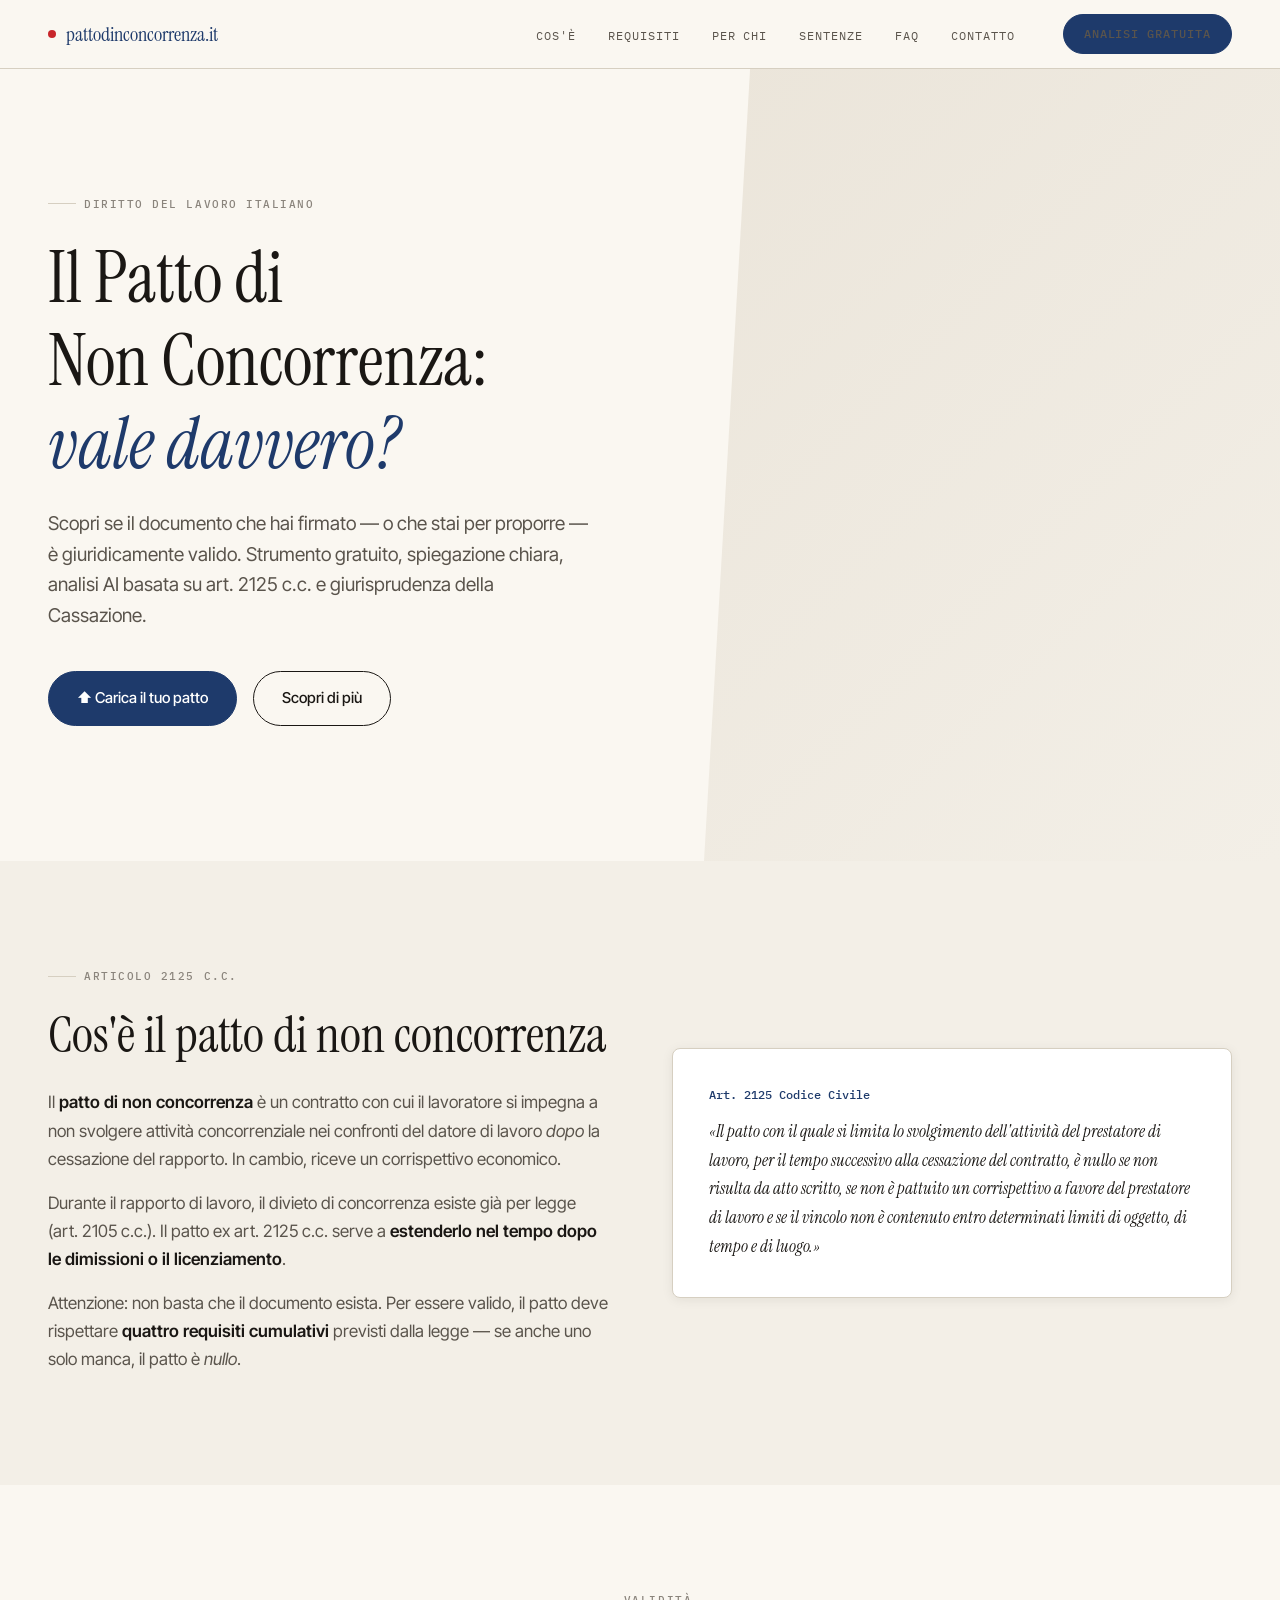
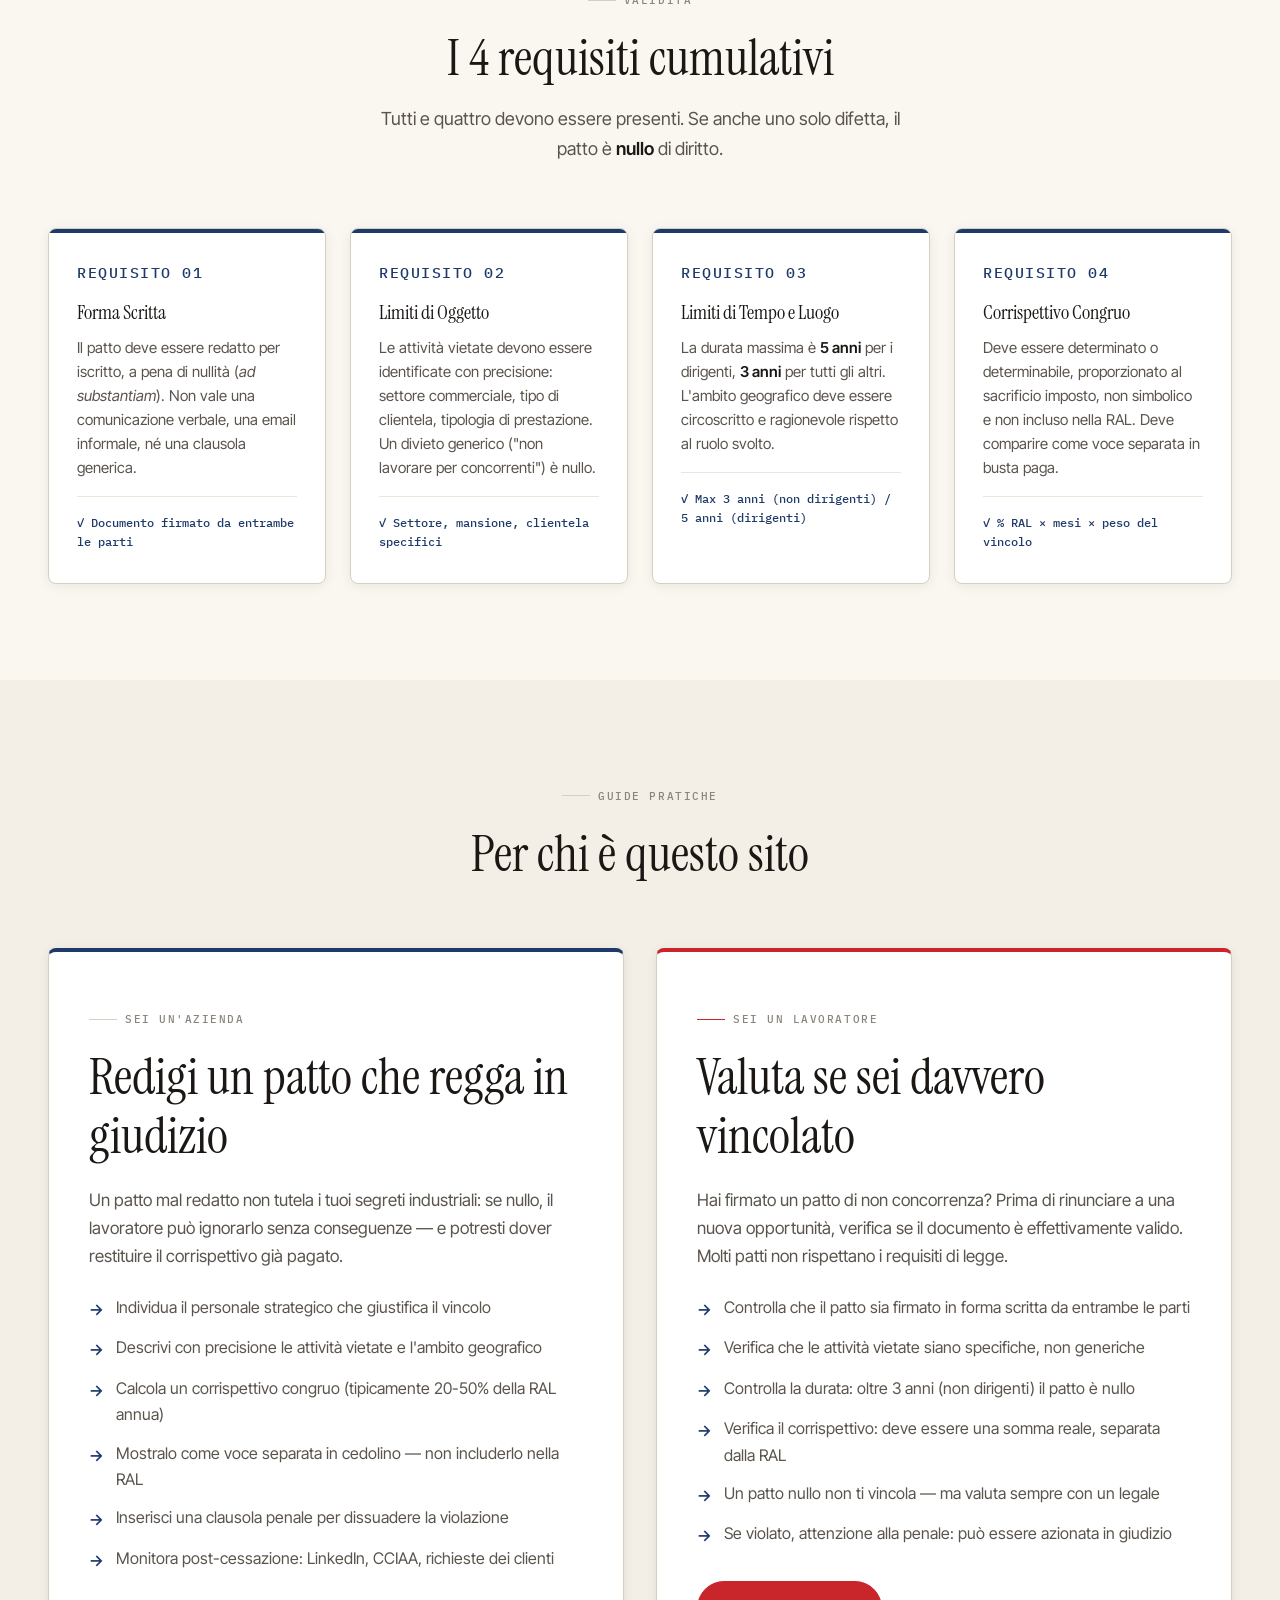
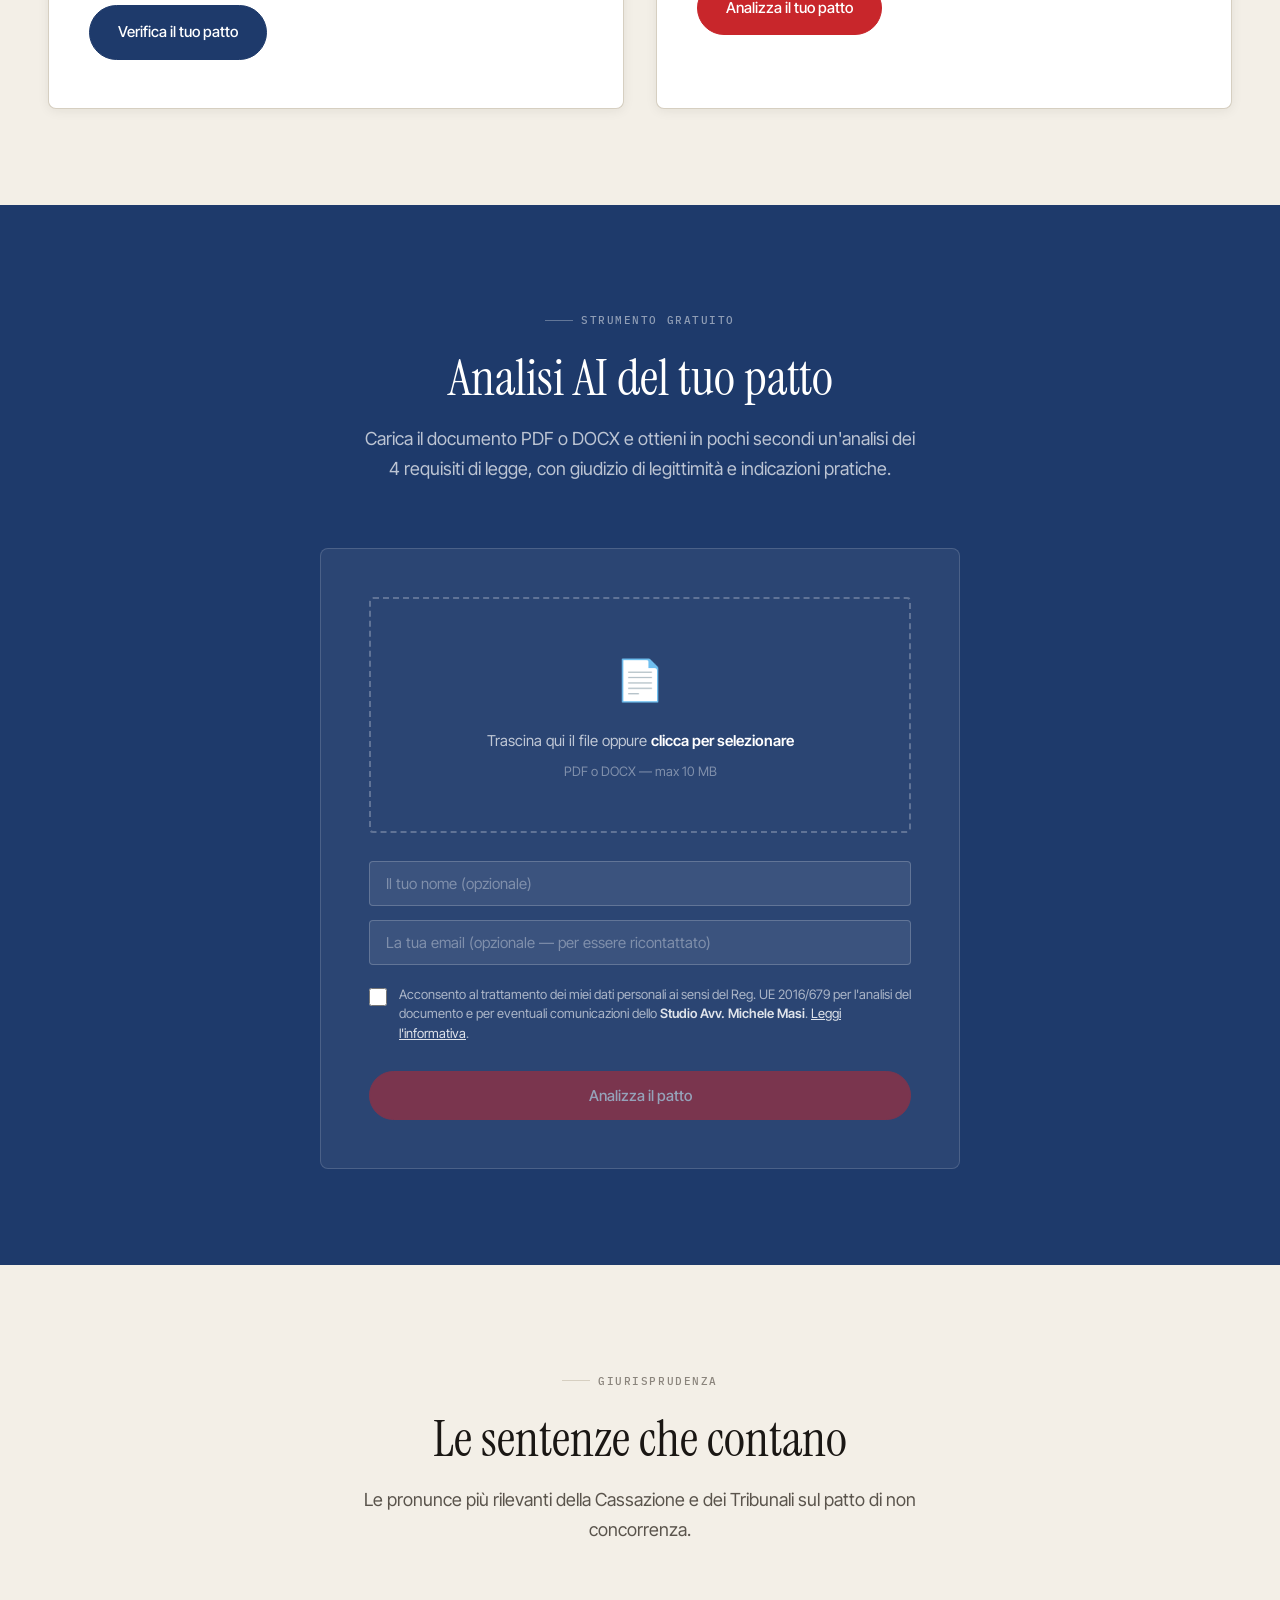
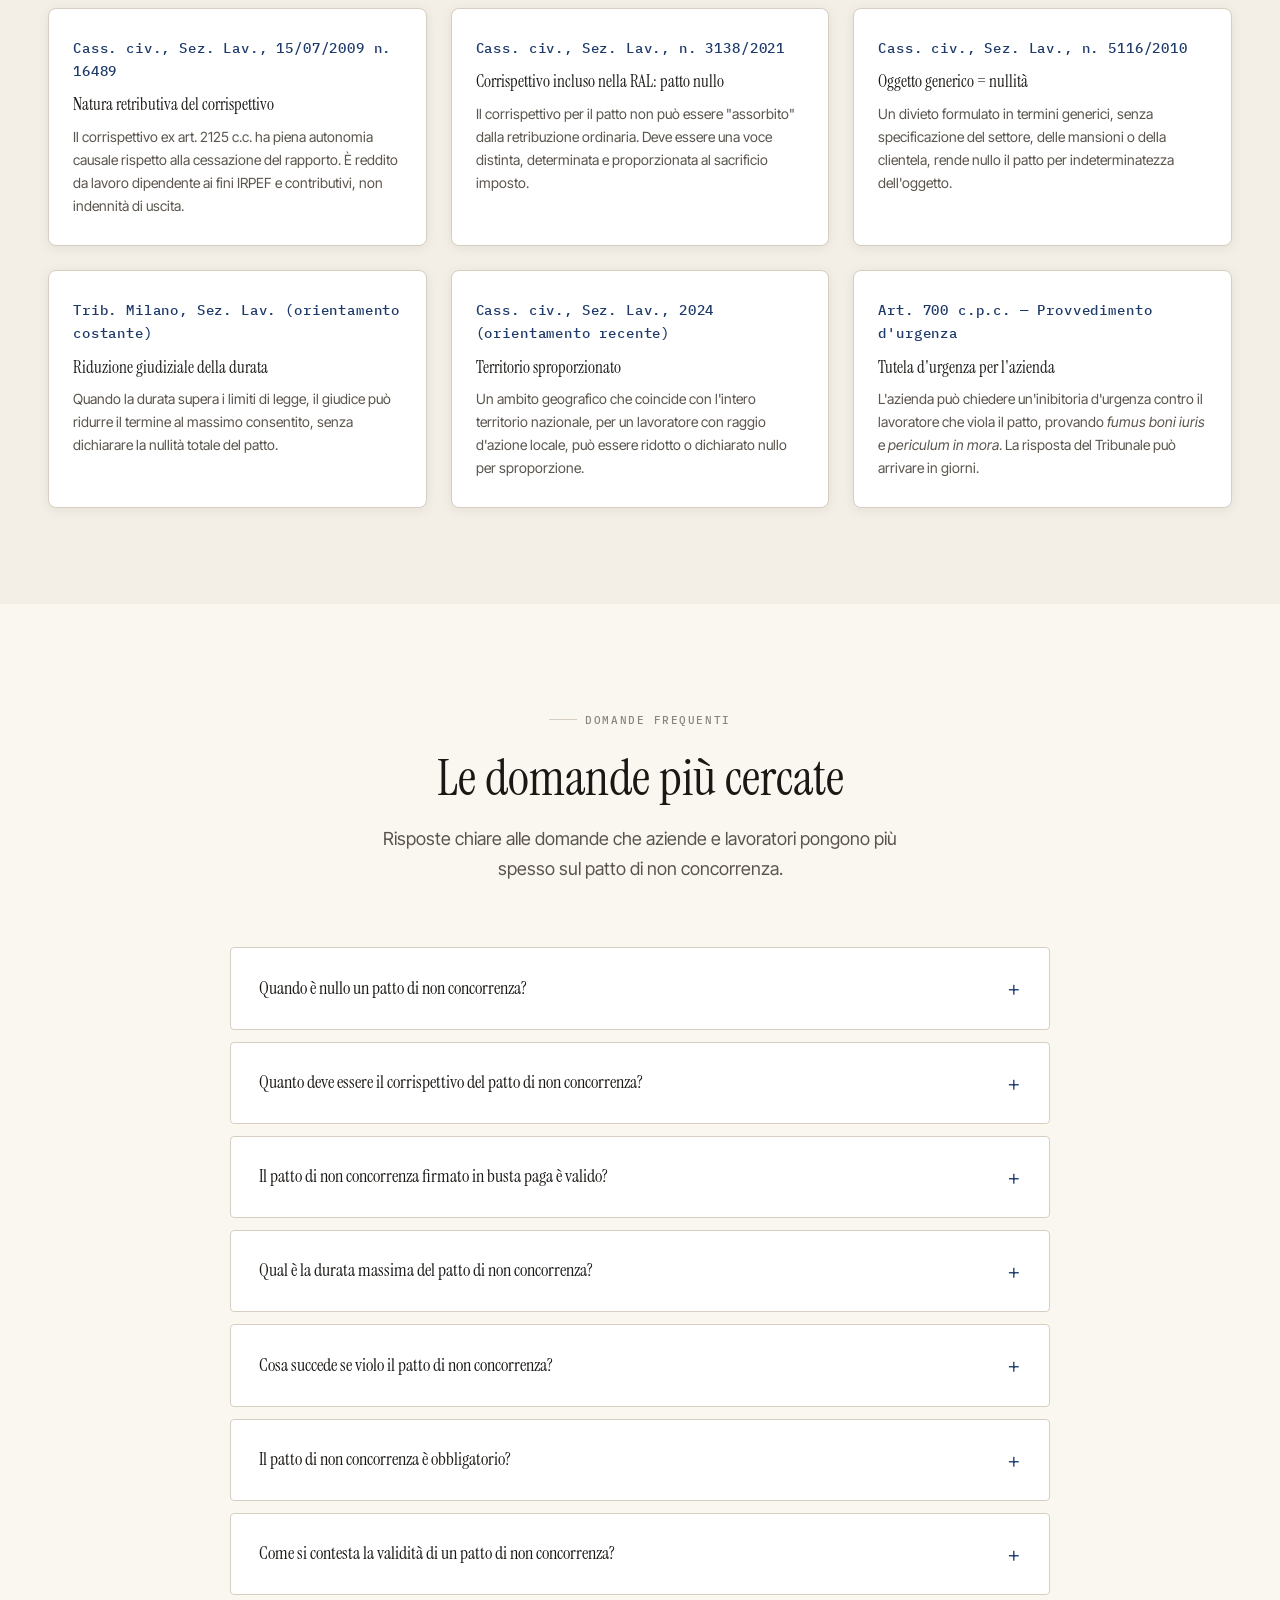
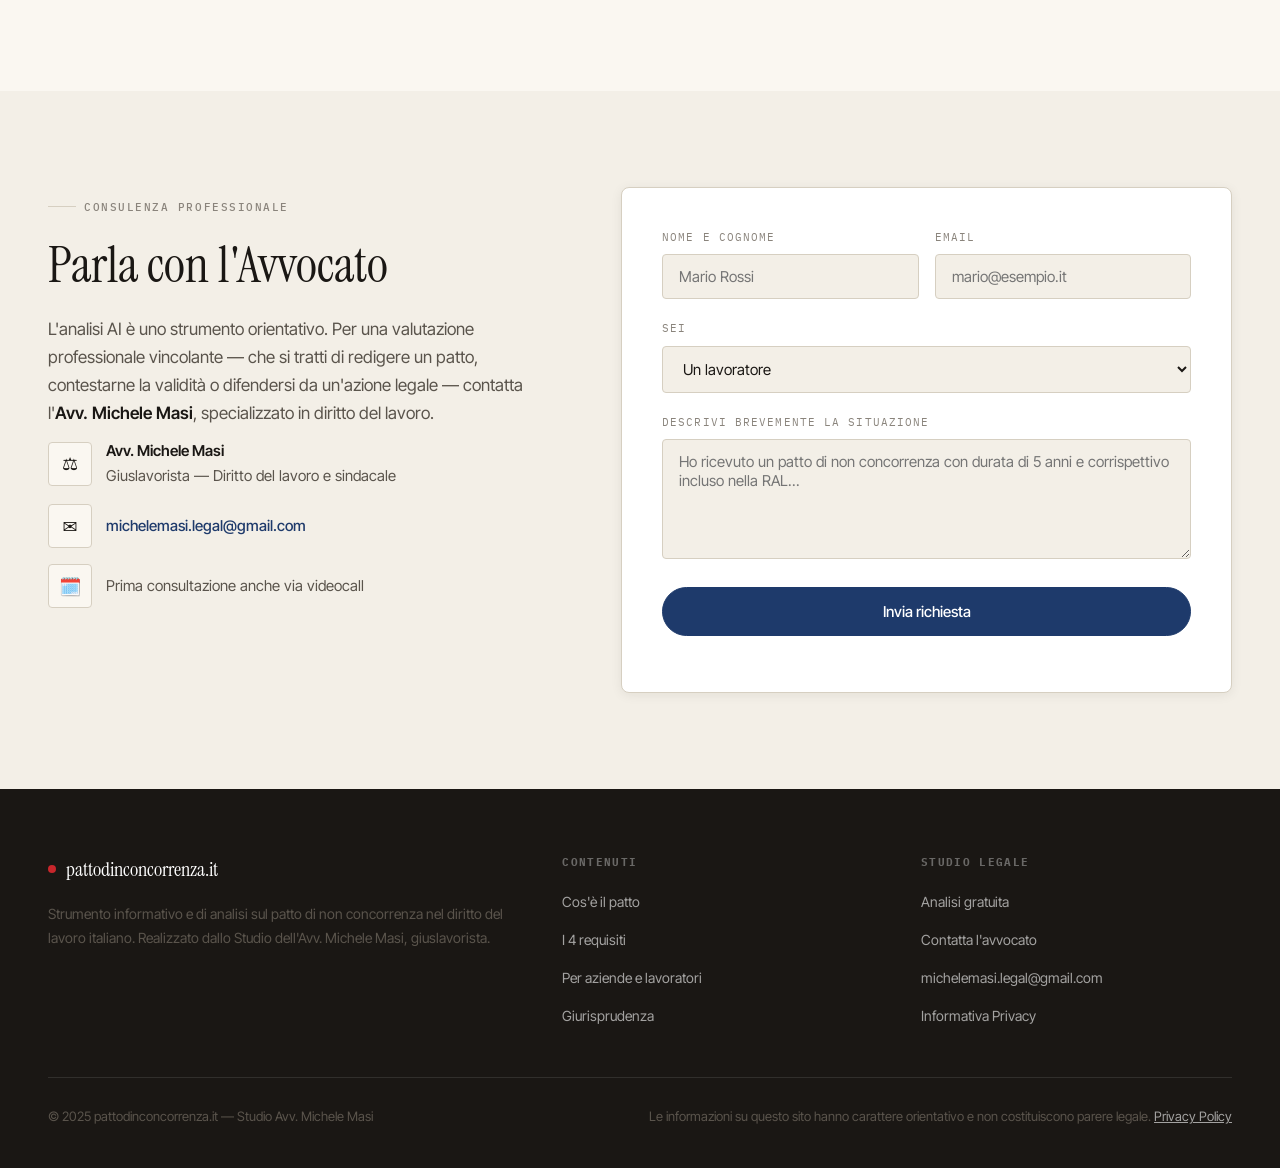
<file: frontend/index.html>
<!DOCTYPE html>
<html lang="it">
<head>
  <meta charset="UTF-8">
  <meta name="viewport" content="width=device-width, initial-scale=1.0">
  <title>Patto di Non Concorrenza — Validità, Requisiti e Analisi Gratuita | Avv. Michele Masi</title>
  <meta name="description" content="Il tuo patto di non concorrenza è valido? Scopri i 4 requisiti dell'art. 2125 c.c., analizza gratis il documento con l'AI e consulta l'Avv. Michele Masi, giuslavorista.">
  <meta name="keywords" content="patto di non concorrenza, art 2125 cc, validità patto non concorrenza, patto non concorrenza nullo, corrispettivo patto non concorrenza, avvocato giuslavorista, diritto del lavoro">
  <meta name="robots" content="index, follow">
  <meta name="author" content="Avv. Michele Masi">
  <link rel="canonical" href="https://www.pattodinonconcorrenza.it/">

  <!-- Open Graph -->
  <meta property="og:type" content="website">
  <meta property="og:url" content="https://www.pattodinonconcorrenza.it/">
  <meta property="og:title" content="Patto di Non Concorrenza — Validità e Analisi Gratuita">
  <meta property="og:description" content="Il patto di non concorrenza è valido? Analisi AI gratuita dei 4 requisiti art. 2125 c.c. Per aziende e lavoratori. Studio Avv. Michele Masi.">
  <meta property="og:site_name" content="pattodinconcorrenza.it">
  <meta property="og:locale" content="it_IT">

  <!-- Twitter Card -->
  <meta name="twitter:card" content="summary">
  <meta name="twitter:title" content="Patto di Non Concorrenza — Analisi Gratuita">
  <meta name="twitter:description" content="Verifica gratis la validità del tuo patto di non concorrenza. Art. 2125 c.c. spiegato chiaramente.">

  <!-- Schema.org: LegalService -->
  <script type="application/ld+json">
  {
    "@context": "https://schema.org",
    "@type": "LegalService",
    "name": "Studio Avv. Michele Masi — Patto di Non Concorrenza",
    "description": "Specializzato in patti di non concorrenza ex art. 2125 c.c. Analisi gratuita della validità del documento per aziende e lavoratori italiani.",
    "url": "https://www.pattodinonconcorrenza.it",
    "email": "michelemasi.legal@gmail.com",
    "founder": {
      "@type": "Person",
      "name": "Michele Masi",
      "jobTitle": "Avvocato Giuslavorista",
      "email": "michelemasi.legal@gmail.com"
    },
    "areaServed": {
      "@type": "Country",
      "name": "Italy"
    },
    "serviceType": "Diritto del Lavoro",
    "knowsAbout": [
      "Patto di non concorrenza",
      "Articolo 2125 Codice Civile",
      "Diritto del lavoro italiano",
      "Validità clausole contrattuali"
    ],
    "hasOfferCatalog": {
      "@type": "OfferCatalog",
      "name": "Servizi",
      "itemListElement": [
        {
          "@type": "Offer",
          "name": "Analisi AI gratuita del patto di non concorrenza",
          "price": "0",
          "priceCurrency": "EUR"
        },
        {
          "@type": "Offer",
          "name": "Consulenza professionale sul patto di non concorrenza"
        }
      ]
    }
  }
  </script>

  <!-- Schema.org: FAQPage (mostra le FAQ direttamente su Google) -->
  <script type="application/ld+json">
  {
    "@context": "https://schema.org",
    "@type": "FAQPage",
    "mainEntity": [
      {
        "@type": "Question",
        "name": "Quando è nullo un patto di non concorrenza?",
        "acceptedAnswer": {
          "@type": "Answer",
          "text": "Il patto di non concorrenza è nullo se manca anche uno solo dei 4 requisiti cumulativi previsti dall'art. 2125 c.c.: forma scritta, determinazione dell'oggetto, limiti di durata e territorio, corrispettivo adeguato e separato dalla retribuzione."
        }
      },
      {
        "@type": "Question",
        "name": "Quanto deve essere il corrispettivo del patto di non concorrenza?",
        "acceptedAnswer": {
          "@type": "Answer",
          "text": "Non esiste una percentuale fissa per legge, ma la giurisprudenza ritiene congruo un importo tra il 15% e il 35% della RAL annua, proporzionato alla durata del vincolo, all'ampiezza geografica e al sacrificio imposto al lavoratore. Un corrispettivo simbolico o incluso nella RAL rende il patto nullo."
        }
      },
      {
        "@type": "Question",
        "name": "Il patto di non concorrenza è obbligatorio?",
        "acceptedAnswer": {
          "@type": "Answer",
          "text": "No, il patto di non concorrenza non è obbligatorio: deve essere accettato volontariamente dal lavoratore. Tuttavia, il rifiuto di firmare può avere conseguenze sul rapporto di lavoro. Se firmato in condizioni di pressione indebita, la validità del consenso può essere contestata."
        }
      },
      {
        "@type": "Question",
        "name": "Cosa succede se violo il patto di non concorrenza?",
        "acceptedAnswer": {
          "@type": "Answer",
          "text": "Se il patto è valido e viene violato, l'azienda può agire in giudizio per ottenere il risarcimento del danno, applicare la penale contrattuale e richiedere un provvedimento cautelare d'urgenza (art. 700 c.p.c.) per inibirne l'attività concorrenziale. Se il patto è nullo, nessuna conseguenza."
        }
      },
      {
        "@type": "Question",
        "name": "Qual è la durata massima del patto di non concorrenza?",
        "acceptedAnswer": {
          "@type": "Answer",
          "text": "Ai sensi dell'art. 2125 c.c., la durata massima è di 3 anni per i lavoratori non dirigenti e di 5 anni per i dirigenti. Un patto con durata superiore non è automaticamente nullo: il giudice può ridurlo al limite di legge (nullità parziale)."
        }
      },
      {
        "@type": "Question",
        "name": "Il patto di non concorrenza firmato in busta paga è valido?",
        "acceptedAnswer": {
          "@type": "Answer",
          "text": "No. Il corrispettivo del patto di non concorrenza deve essere una voce distinta e separata dalla retribuzione ordinaria. Se è 'inglobato' nella RAL senza indicazione separata, il patto è nullo per mancanza di corrispettivo determinato, secondo costante giurisprudenza della Cassazione (Cass. n. 3138/2021)."
        }
      },
      {
        "@type": "Question",
        "name": "Come si contesta la validità di un patto di non concorrenza?",
        "acceptedAnswer": {
          "@type": "Answer",
          "text": "Il lavoratore può contestare il patto stragiudizialmente con una diffida all'azienda, oppure promuovere un giudizio davanti al Tribunale del lavoro per far dichiarare la nullità. È consigliabile un'analisi preventiva dei 4 requisiti di legge con un avvocato giuslavorista."
        }
      }
    ]
  }
  </script>

  <!-- Schema.org: WebSite -->
  <script type="application/ld+json">
  {
    "@context": "https://schema.org",
    "@type": "WebSite",
    "name": "pattodinconcorrenza.it",
    "url": "https://www.pattodinonconcorrenza.it",
    "description": "Guida al patto di non concorrenza in Italia: art. 2125 c.c., requisiti di validità, analisi AI gratuita, consulenza con l'Avv. Michele Masi.",
    "inLanguage": "it-IT",
    "publisher": {
      "@type": "Person",
      "name": "Michele Masi"
    }
  }
  </script>

  <link rel="stylesheet" href="style.css">
  <link rel="icon" href="data:image/svg+xml,<svg xmlns='http://www.w3.org/2000/svg' viewBox='0 0 32 32'><rect width='32' height='32' rx='6' fill='%231e3a6b'/><text x='50%' y='54%' dominant-baseline='middle' text-anchor='middle' font-size='18' fill='white'>⚖</text></svg>">
</head>
<body>

<!-- ── NAV ── -->
<nav id="nav">
  <div class="nav-inner">
    <a href="#" class="nav-logo">
      <span class="dot"></span>
      pattodinconcorrenza.it
    </a>
    <ul class="nav-links" id="nav-links">
      <li><a href="#cose">Cos'è</a></li>
      <li><a href="#requisiti">Requisiti</a></li>
      <li><a href="#aziende-lavoratori">Per chi</a></li>
      <li><a href="#giurisprudenza">Sentenze</a></li>
      <li><a href="#faq">FAQ</a></li>
      <li><a href="#contatto">Contatto</a></li>
      <li class="nav-cta"><a href="#analisi" class="btn btn-primary btn-sm">Analisi Gratuita</a></li>
    </ul>
    <div class="hamburger" id="hamburger" aria-label="Menu" role="button" tabindex="0">
      <span></span><span></span><span></span>
    </div>
  </div>
</nav>

<!-- ── HERO ── -->
<section id="hero">
  <div class="hero-content">
    <span class="label">Diritto del lavoro italiano</span>
    <h1>Il Patto di Non&nbsp;Concorrenza:<br><em>vale davvero?</em></h1>
    <p>Scopri se il documento che hai firmato — o che stai per proporre — è giuridicamente valido. Strumento gratuito, spiegazione chiara, analisi AI basata su art.&nbsp;2125&nbsp;c.c. e giurisprudenza della Cassazione.</p>
    <div class="hero-ctas">
      <a href="#analisi" class="btn btn-primary">⬆ Carica il tuo patto</a>
      <a href="#cose" class="btn btn-secondary">Scopri di più</a>
    </div>
  </div>
</section>

<!-- ── COS'È ── -->
<section id="cose">
  <div class="container">
    <div class="cose-grid">
      <div class="cose-text">
        <span class="label">Articolo 2125 c.c.</span>
        <h2>Cos'è il patto di non concorrenza</h2>
        <p>Il <strong>patto di non concorrenza</strong> è un contratto con cui il lavoratore si impegna a non svolgere attività concorrenziale nei confronti del datore di lavoro <em>dopo</em> la cessazione del rapporto. In cambio, riceve un corrispettivo economico.</p>
        <p>Durante il rapporto di lavoro, il divieto di concorrenza esiste già per legge (art.&nbsp;2105&nbsp;c.c.). Il patto ex art.&nbsp;2125&nbsp;c.c. serve a <strong>estenderlo nel tempo dopo le dimissioni o il licenziamento</strong>.</p>
        <p>Attenzione: non basta che il documento esista. Per essere valido, il patto deve rispettare <strong>quattro requisiti cumulativi</strong> previsti dalla legge — se anche uno solo manca, il patto è <em>nullo</em>.</p>
      </div>
      <div class="cose-box">
        <p class="art">Art. 2125 Codice Civile</p>
        <blockquote>«Il patto con il quale si limita lo svolgimento dell'attività del prestatore di lavoro, per il tempo successivo alla cessazione del contratto, è nullo se non risulta da atto scritto, se non è pattuito un corrispettivo a favore del prestatore di lavoro e se il vincolo non è contenuto entro determinati limiti di oggetto, di tempo e di luogo.»</blockquote>
      </div>
    </div>
  </div>
</section>

<!-- ── REQUISITI ── -->
<section id="requisiti">
  <div class="container">
    <div class="section-header">
      <span class="label">Validità</span>
      <h2>I 4 requisiti cumulativi</h2>
      <p>Tutti e quattro devono essere presenti. Se anche uno solo difetta, il patto è <strong>nullo</strong> di diritto.</p>
    </div>
    <div class="req-grid">
      <div class="req-card">
        <p class="req-num">Requisito 01</p>
        <h3>Forma Scritta</h3>
        <p>Il patto deve essere redatto per iscritto, a pena di nullità (<em>ad substantiam</em>). Non vale una comunicazione verbale, una email informale, né una clausola generica.</p>
        <p class="req-detail">✓ Documento firmato da entrambe le parti</p>
      </div>
      <div class="req-card">
        <p class="req-num">Requisito 02</p>
        <h3>Limiti di Oggetto</h3>
        <p>Le attività vietate devono essere identificate con precisione: settore commerciale, tipo di clientela, tipologia di prestazione. Un divieto generico ("non lavorare per concorrenti") è nullo.</p>
        <p class="req-detail">✓ Settore, mansione, clientela specifici</p>
      </div>
      <div class="req-card">
        <p class="req-num">Requisito 03</p>
        <h3>Limiti di Tempo e Luogo</h3>
        <p>La durata massima è <strong>5 anni</strong> per i dirigenti, <strong>3 anni</strong> per tutti gli altri. L'ambito geografico deve essere circoscritto e ragionevole rispetto al ruolo svolto.</p>
        <p class="req-detail">✓ Max 3 anni (non dirigenti) / 5 anni (dirigenti)</p>
      </div>
      <div class="req-card">
        <p class="req-num">Requisito 04</p>
        <h3>Corrispettivo Congruo</h3>
        <p>Deve essere determinato o determinabile, proporzionato al sacrificio imposto, non simbolico e non incluso nella RAL. Deve comparire come voce separata in busta paga.</p>
        <p class="req-detail">✓ % RAL × mesi × peso del vincolo</p>
      </div>
    </div>
  </div>
</section>

<!-- ── PER AZIENDE / LAVORATORI ── -->
<section id="aziende-lavoratori">
  <div class="container">
    <div class="section-header">
      <span class="label">Guide pratiche</span>
      <h2>Per chi è questo sito</h2>
    </div>
    <div class="dual-grid">
      <div class="dual-card company">
        <span class="label">Sei un'azienda</span>
        <h2>Redigi un patto che regga in giudizio</h2>
        <p>Un patto mal redatto non tutela i tuoi segreti industriali: se nullo, il lavoratore può ignorarlo senza conseguenze — e potresti dover restituire il corrispettivo già pagato.</p>
        <ul>
          <li>Individua il personale strategico che giustifica il vincolo</li>
          <li>Descrivi con precisione le attività vietate e l'ambito geografico</li>
          <li>Calcola un corrispettivo congruo (tipicamente 20-50% della RAL annua)</li>
          <li>Mostralo come voce separata in cedolino — non includerlo nella RAL</li>
          <li>Inserisci una clausola penale per dissuadere la violazione</li>
          <li>Monitora post-cessazione: LinkedIn, CCIAA, richieste dei clienti</li>
        </ul>
        <a href="#analisi" class="btn btn-primary">Verifica il tuo patto</a>
      </div>
      <div class="dual-card worker">
        <span class="label">Sei un lavoratore</span>
        <h2>Valuta se sei davvero vincolato</h2>
        <p>Hai firmato un patto di non concorrenza? Prima di rinunciare a una nuova opportunità, verifica se il documento è effettivamente valido. Molti patti non rispettano i requisiti di legge.</p>
        <ul>
          <li>Controlla che il patto sia firmato in forma scritta da entrambe le parti</li>
          <li>Verifica che le attività vietate siano specifiche, non generiche</li>
          <li>Controlla la durata: oltre 3 anni (non dirigenti) il patto è nullo</li>
          <li>Verifica il corrispettivo: deve essere una somma reale, separata dalla RAL</li>
          <li>Un patto nullo non ti vincola — ma valuta sempre con un legale</li>
          <li>Se violato, attenzione alla penale: può essere azionata in giudizio</li>
        </ul>
        <a href="#analisi" class="btn btn-red">Analizza il tuo patto</a>
      </div>
    </div>
  </div>
</section>

<!-- ── ANALISI AI ── -->
<section id="analisi">
  <div class="container">
    <div class="section-header">
      <span class="label">Strumento gratuito</span>
      <h2>Analisi AI del tuo patto</h2>
      <p>Carica il documento PDF o DOCX e ottieni in pochi secondi un'analisi dei 4 requisiti di legge, con giudizio di legittimità e indicazioni pratiche.</p>
    </div>

    <div class="upload-box">
      <div class="upload-drop-area" id="drop-area">
        <span class="icon">📄</span>
        <p>Trascina qui il file oppure <strong style="color:#fff;cursor:pointer" id="drop-click">clicca per selezionare</strong></p>
        <p class="sub">PDF o DOCX — max 10 MB</p>
      </div>
      <input type="file" class="upload-file-input" id="file-input" accept=".pdf,.docx,.doc">

      <div class="upload-selected" id="file-selected">
        <span>📎</span>
        <span id="file-name-display"></span>
      </div>

      <div class="upload-fields">
        <input type="text" id="user-name" placeholder="Il tuo nome (opzionale)">
        <input type="email" id="user-email" placeholder="La tua email (opzionale — per essere ricontattato)">
      </div>

      <div class="gdpr-row">
        <input type="checkbox" id="gdpr-cb">
        <label for="gdpr-cb">
          Acconsento al trattamento dei miei dati personali ai sensi del Reg. UE 2016/679 per l'analisi del documento e per eventuali comunicazioni dello <strong style="color:rgba(255,255,255,.85)">Studio Avv. Michele Masi</strong>. <a href="#" id="privacy-link">Leggi l'informativa</a>.
        </label>
      </div>

      <button class="btn btn-red" id="upload-btn" disabled>
        Analizza il patto
      </button>
      <p id="upload-error" style="color:#ef9a9a;font-size:13px;margin-top:12px;text-align:center;display:none"></p>
    </div>

    <div id="result-box">
      <!-- Populated by main.js -->
    </div>
  </div>
</section>

<!-- ── GIURISPRUDENZA ── -->
<section id="giurisprudenza">
  <div class="container">
    <div class="section-header">
      <span class="label">Giurisprudenza</span>
      <h2>Le sentenze che contano</h2>
      <p>Le pronunce più rilevanti della Cassazione e dei Tribunali sul patto di non concorrenza.</p>
    </div>
    <div class="sent-grid">
      <div class="sent-card">
        <p class="sent-ref">Cass. civ., Sez. Lav., 15/07/2009 n. 16489</p>
        <h3>Natura retributiva del corrispettivo</h3>
        <p>Il corrispettivo ex art. 2125 c.c. ha piena autonomia causale rispetto alla cessazione del rapporto. È reddito da lavoro dipendente ai fini IRPEF e contributivi, non indennità di uscita.</p>
      </div>
      <div class="sent-card">
        <p class="sent-ref">Cass. civ., Sez. Lav., n. 3138/2021</p>
        <h3>Corrispettivo incluso nella RAL: patto nullo</h3>
        <p>Il corrispettivo per il patto non può essere "assorbito" dalla retribuzione ordinaria. Deve essere una voce distinta, determinata e proporzionata al sacrificio imposto.</p>
      </div>
      <div class="sent-card">
        <p class="sent-ref">Cass. civ., Sez. Lav., n. 5116/2010</p>
        <h3>Oggetto generico = nullità</h3>
        <p>Un divieto formulato in termini generici, senza specificazione del settore, delle mansioni o della clientela, rende nullo il patto per indeterminatezza dell'oggetto.</p>
      </div>
      <div class="sent-card">
        <p class="sent-ref">Trib. Milano, Sez. Lav. (orientamento costante)</p>
        <h3>Riduzione giudiziale della durata</h3>
        <p>Quando la durata supera i limiti di legge, il giudice può ridurre il termine al massimo consentito, senza dichiarare la nullità totale del patto.</p>
      </div>
      <div class="sent-card">
        <p class="sent-ref">Cass. civ., Sez. Lav., 2024 (orientamento recente)</p>
        <h3>Territorio sproporzionato</h3>
        <p>Un ambito geografico che coincide con l'intero territorio nazionale, per un lavoratore con raggio d'azione locale, può essere ridotto o dichiarato nullo per sproporzione.</p>
      </div>
      <div class="sent-card">
        <p class="sent-ref">Art. 700 c.p.c. — Provvedimento d'urgenza</p>
        <h3>Tutela d'urgenza per l'azienda</h3>
        <p>L'azienda può chiedere un'inibitoria d'urgenza contro il lavoratore che viola il patto, provando <em>fumus boni iuris</em> e <em>periculum in mora</em>. La risposta del Tribunale può arrivare in giorni.</p>
      </div>
    </div>
  </div>
</section>

<!-- ── FAQ ── -->
<section id="faq">
  <div class="container">
    <div class="section-header">
      <span class="label">Domande frequenti</span>
      <h2>Le domande più cercate</h2>
      <p>Risposte chiare alle domande che aziende e lavoratori pongono più spesso sul patto di non concorrenza.</p>
    </div>
    <div class="faq-list">
      <details class="faq-item">
        <summary>Quando è nullo un patto di non concorrenza?</summary>
        <p>Il patto è nullo se manca anche uno solo dei 4 requisiti cumulativi dell'art. 2125 c.c.: <strong>forma scritta</strong>, <strong>determinazione dell'oggetto</strong>, <strong>limiti di durata e territorio</strong>, <strong>corrispettivo adeguato e separato</strong> dalla retribuzione. La nullità è rilevabile anche d'ufficio dal giudice.</p>
      </details>
      <details class="faq-item">
        <summary>Quanto deve essere il corrispettivo del patto di non concorrenza?</summary>
        <p>Non esiste una percentuale fissa per legge. La giurisprudenza considera congruo un importo tra il <strong>15% e il 35% della RAL annua</strong>, proporzionato alla durata, all'ambito geografico e al sacrificio imposto. Un corrispettivo simbolico o incluso nella RAL rende il patto nullo.</p>
      </details>
      <details class="faq-item">
        <summary>Il patto di non concorrenza firmato in busta paga è valido?</summary>
        <p>No. Il corrispettivo deve essere una voce <strong>distinta e separata</strong> dalla retribuzione ordinaria. Se inglobato nella RAL senza indicazione separata, il patto è nullo per mancanza di corrispettivo determinato (Cass. n. 3138/2021).</p>
      </details>
      <details class="faq-item">
        <summary>Qual è la durata massima del patto di non concorrenza?</summary>
        <p><strong>3 anni</strong> per i lavoratori non dirigenti, <strong>5 anni</strong> per i dirigenti. Un patto con durata superiore non è automaticamente totalmente nullo: il giudice può ridurlo al massimo consentito, mantenendo il resto valido.</p>
      </details>
      <details class="faq-item">
        <summary>Cosa succede se violo il patto di non concorrenza?</summary>
        <p>Se il patto è valido, l'azienda può: applicare la <strong>penale contrattuale</strong>, richiedere il <strong>risarcimento del danno</strong>, e ottenere un <strong>provvedimento d'urgenza</strong> ex art. 700 c.p.c. per inibirne l'attività. Se il patto è nullo, nessuna conseguenza.</p>
      </details>
      <details class="faq-item">
        <summary>Il patto di non concorrenza è obbligatorio?</summary>
        <p>No, deve essere <strong>accettato volontariamente</strong>. Tuttavia, il rifiuto di firmare può avere conseguenze nel rapporto di lavoro. Prima di rifiutare — o di firmare — è consigliabile una valutazione con un avvocato giuslavorista.</p>
      </details>
      <details class="faq-item">
        <summary>Come si contesta la validità di un patto di non concorrenza?</summary>
        <p>Il lavoratore può contestarlo <strong>stragiudizialmente</strong> con una diffida all'azienda, oppure promuovere un giudizio davanti al Tribunale del lavoro per far dichiarare la nullità. Prima di agire è indispensabile un'analisi dei 4 requisiti con un avvocato.</p>
      </details>
    </div>
  </div>
</section>

<!-- ── CONTATTO ── -->
<section id="contatto">
  <div class="container">
    <div class="contact-grid">
      <div class="contact-info">
        <span class="label">Consulenza professionale</span>
        <h2>Parla con l'Avvocato</h2>
        <p>L'analisi AI è uno strumento orientativo. Per una valutazione professionale vincolante — che si tratti di redigere un patto, contestarne la validità o difendersi da un'azione legale — contatta l'<strong>Avv. Michele Masi</strong>, specializzato in diritto del lavoro.</p>
        <div class="contact-detail">
          <div class="icon-box">⚖️</div>
          <p><strong>Avv. Michele Masi</strong><br>Giuslavorista — Diritto del lavoro e sindacale</p>
        </div>
        <div class="contact-detail">
          <div class="icon-box">✉️</div>
          <p><a href="mailto:michelemasi.legal@gmail.com" style="color:var(--navy);font-weight:500">michelemasi.legal@gmail.com</a></p>
        </div>
        <div class="contact-detail">
          <div class="icon-box">🗓️</div>
          <p>Prima consultazione anche via videocall</p>
        </div>
      </div>
      <div class="contact-form">
        <form id="contact-form">
          <div class="form-row">
            <div class="form-group">
              <label for="c-name">Nome e Cognome</label>
              <input type="text" id="c-name" name="name" required placeholder="Mario Rossi">
            </div>
            <div class="form-group">
              <label for="c-email">Email</label>
              <input type="email" id="c-email" name="email" required placeholder="mario@esempio.it">
            </div>
          </div>
          <div class="form-group">
            <label for="c-tipo">Sei</label>
            <select id="c-tipo" name="tipo">
              <option value="lavoratore">Un lavoratore</option>
              <option value="azienda">Un'azienda / HR</option>
              <option value="consulente">Un consulente / altro studio</option>
            </select>
          </div>
          <div class="form-group">
            <label for="c-messaggio">Descrivi brevemente la situazione</label>
            <textarea id="c-messaggio" name="messaggio" required placeholder="Ho ricevuto un patto di non concorrenza con durata di 5 anni e corrispettivo incluso nella RAL..."></textarea>
          </div>
          <button type="submit" class="btn btn-primary" id="contact-btn" style="width:100%;justify-content:center">
            Invia richiesta
          </button>
          <p id="contact-result"></p>
        </form>
      </div>
    </div>
  </div>
</section>

<!-- ── FOOTER ── -->
<footer>
  <div class="footer-inner">
    <div class="footer-top">
      <div class="footer-brand">
        <div class="nav-logo"><span class="dot"></span>pattodinconcorrenza.it</div>
        <p>Strumento informativo e di analisi sul patto di non concorrenza nel diritto del lavoro italiano. Realizzato dallo Studio dell'Avv. Michele Masi, giuslavorista.</p>
      </div>
      <div class="footer-col">
        <h4>Contenuti</h4>
        <ul>
          <li><a href="#cose">Cos'è il patto</a></li>
          <li><a href="#requisiti">I 4 requisiti</a></li>
          <li><a href="#aziende-lavoratori">Per aziende e lavoratori</a></li>
          <li><a href="#giurisprudenza">Giurisprudenza</a></li>
        </ul>
      </div>
      <div class="footer-col">
        <h4>Studio Legale</h4>
        <ul>
          <li><a href="#analisi">Analisi gratuita</a></li>
          <li><a href="#contatto">Contatta l'avvocato</a></li>
          <li><a href="mailto:michelemasi.legal@gmail.com">michelemasi.legal@gmail.com</a></li>
          <li><a href="#" id="footer-privacy-link">Informativa Privacy</a></li>
        </ul>
      </div>
    </div>
    <div class="footer-bottom">
      <p>© 2025 pattodinconcorrenza.it — Studio Avv. Michele Masi</p>
      <p>Le informazioni su questo sito hanno carattere orientativo e non costituiscono parere legale. <a href="#" id="footer-privacy-link2">Privacy Policy</a></p>
    </div>
  </div>
</footer>

<!-- ── PRIVACY MODAL ── -->
<div class="modal-overlay" id="privacy-modal">
  <div class="modal-box">
    <button class="modal-close" id="modal-close">×</button>
    <h2>Informativa Privacy</h2>
    <p><strong>Titolare del trattamento:</strong> Avv. Michele Masi — michelemasi.legal@gmail.com</p>
    <p><strong>Finalità del trattamento:</strong> I dati personali (nome, email) e il documento caricato vengono trattati esclusivamente per erogare il servizio di analisi AI e per consentire al Titolare di contattare l'utente ai fini di consulenza professionale.</p>
    <p><strong>Base giuridica:</strong> Consenso dell'interessato (art. 6.1.a GDPR), espresso mediante apposita checkbox prima dell'upload.</p>
    <p><strong>Conservazione dei dati:</strong> I dati e i documenti caricati sono conservati su server sicuri per un massimo di 12 mesi. L'utente può richiederne la cancellazione in qualsiasi momento.</p>
    <p><strong>Diritti dell'interessato:</strong> Accesso, rettifica, cancellazione, portabilità, opposizione. Richieste a: michelemasi.legal@gmail.com</p>
    <p><strong>Trasferimento dati:</strong> L'analisi del documento avviene tramite le API di Anthropic (Claude AI), con sede negli Stati Uniti. Il trasferimento avviene nel rispetto delle garanzie previste dal GDPR (art. 46).</p>
    <button class="btn btn-primary" id="modal-ok" style="margin-top:16px">Ho capito</button>
  </div>
</div>

<script src="main.js"></script>
</body>
</html>
</file>
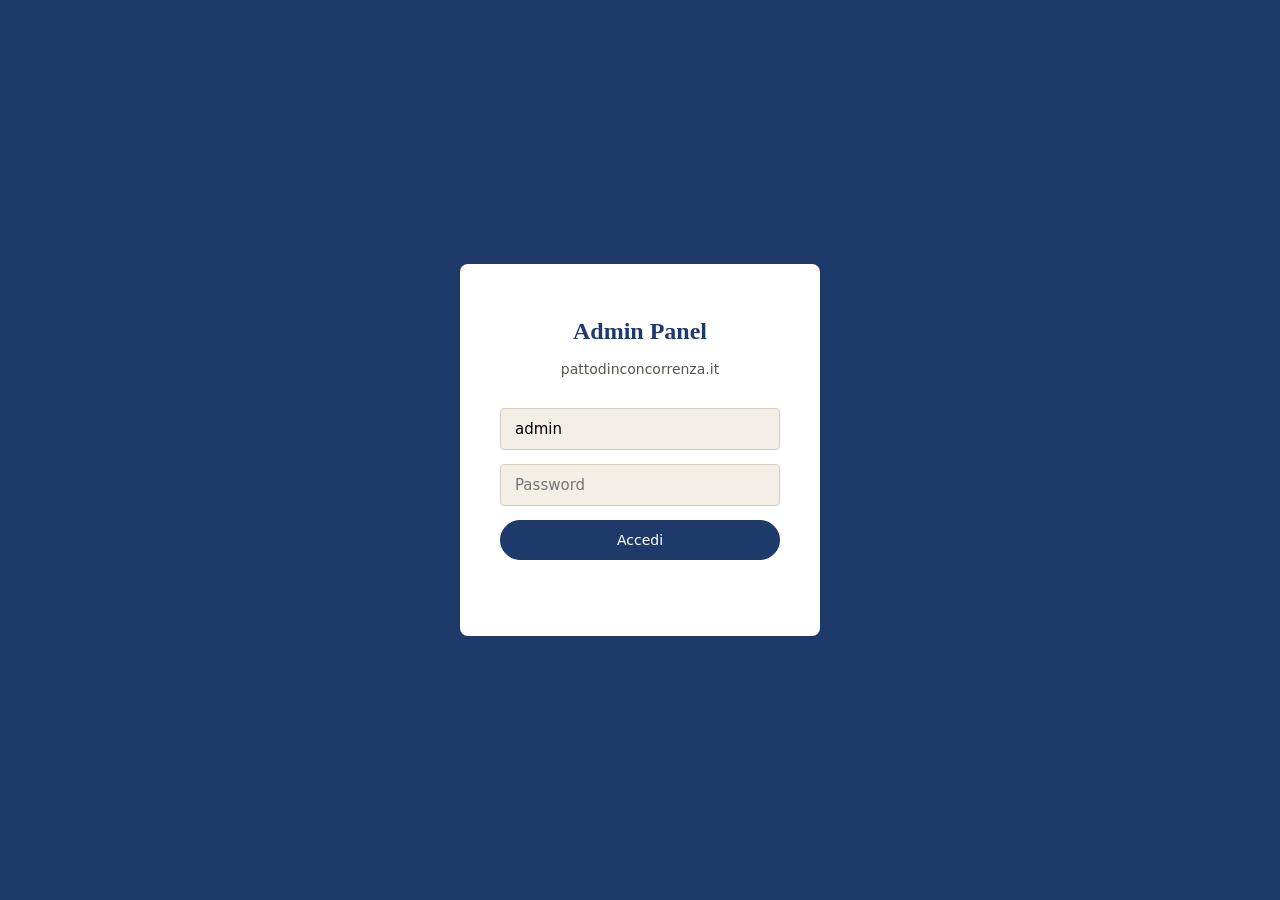
<file: frontend/admin.html>
<!DOCTYPE html>
<html lang="it">
<head>
  <meta charset="UTF-8">
  <meta name="viewport" content="width=device-width, initial-scale=1.0">
  <title>Admin — pattodinconcorrenza.it</title>
  <style>
    *, *::before, *::after { box-sizing: border-box; margin: 0; padding: 0; }
    :root {
      --bg: #f3efe7; --white: #fff; --navy: #1e3a6b; --navy-dark: #162c52;
      --red: #c8262b; --text: #1a1714; --text-mid: #5a544c; --text-light: #8a847c;
      --border: #d6cfc1; --border-light: #ebe5da; --bg-paper: #faf7f1;
      --font-body: 'Inter Tight', system-ui, sans-serif;
      --font-mono: 'IBM Plex Mono', monospace;
    }
    @import url('https://fonts.googleapis.com/css2?family=Instrument+Serif:ital@0;1&family=Inter+Tight:wght@300;400;500;600&family=IBM+Plex+Mono:wght@400;500&display=swap');
    body { font-family: var(--font-body); background: var(--bg); color: var(--text); font-size: 15px; line-height: 1.6; -webkit-font-smoothing: antialiased; }
    a { color: var(--navy); text-decoration: none; }
    a:hover { text-decoration: underline; }

    /* LOGIN */
    #login-screen {
      min-height: 100vh; display: flex; align-items: center; justify-content: center;
      background: var(--navy);
    }
    .login-box {
      background: var(--white); border-radius: 8px; padding: 48px 40px;
      width: 360px; text-align: center;
    }
    .login-box h1 { font-family: 'Instrument Serif', serif; font-size: 24px; color: var(--navy); margin-bottom: 8px; }
    .login-box p { color: var(--text-mid); font-size: 14px; margin-bottom: 28px; }
    .login-box input {
      width: 100%; padding: 11px 14px; border: 1px solid var(--border);
      border-radius: 4px; font-family: var(--font-body); font-size: 15px;
      margin-bottom: 14px; background: var(--bg);
    }
    .login-box input:focus { outline: none; border-color: var(--navy); }
    .btn { display: inline-flex; align-items: center; gap: 8px; font-family: var(--font-body); font-size: 14px; font-weight: 500; padding: 11px 22px; border-radius: 999px; border: 1.5px solid transparent; cursor: pointer; transition: all .2s; text-decoration: none; }
    .btn-navy { background: var(--navy); color: #fff; border-color: var(--navy); }
    .btn-navy:hover { background: var(--navy-dark); }
    .btn-sm { padding: 7px 14px; font-size: 13px; }
    .btn-ghost { background: transparent; color: var(--text); border-color: var(--border); }
    .btn-ghost:hover { background: var(--border); }
    .btn-danger { background: var(--red); color: #fff; border-color: var(--red); font-size: 12px; padding: 5px 12px; }
    .btn-danger:hover { opacity: .85; }
    #login-error { color: var(--red); font-size: 13px; margin-top: 10px; }
    #login-btn { width: 100%; justify-content: center; }

    /* MAIN LAYOUT */
    #admin-screen { display: none; }
    .admin-header {
      background: var(--navy); color: #fff; padding: 0 40px;
      display: flex; align-items: center; justify-content: space-between; height: 60px;
    }
    .admin-header h1 { font-family: 'Instrument Serif', serif; font-size: 18px; font-weight: 400; }
    .admin-body { max-width: 1200px; margin: 0 auto; padding: 40px; }

    /* TABS */
    .tabs { display: flex; gap: 4px; margin-bottom: 32px; border-bottom: 1px solid var(--border); }
    .tab { padding: 10px 22px; font-family: var(--font-mono); font-size: 12px; letter-spacing: .08em; text-transform: uppercase; cursor: pointer; border: none; background: none; color: var(--text-light); border-bottom: 2px solid transparent; margin-bottom: -1px; transition: all .2s; }
    .tab.active { color: var(--navy); border-bottom-color: var(--navy); font-weight: 500; }

    .tab-panel { display: none; }
    .tab-panel.active { display: block; }

    /* STATS */
    .stats { display: grid; grid-template-columns: repeat(4, 1fr); gap: 16px; margin-bottom: 32px; }
    .stat { background: var(--white); border: 1px solid var(--border); border-radius: 6px; padding: 20px 24px; }
    .stat-num { font-size: 28px; font-weight: 600; color: var(--navy); }
    .stat-label { font-family: var(--font-mono); font-size: 11px; color: var(--text-light); letter-spacing: .08em; text-transform: uppercase; margin-top: 4px; }

    /* TABLE */
    .table-wrap { background: var(--white); border: 1px solid var(--border); border-radius: 8px; overflow-x: auto; }
    table { width: 100%; border-collapse: collapse; }
    th { font-family: var(--font-mono); font-size: 11px; letter-spacing: .08em; text-transform: uppercase; color: var(--text-light); padding: 12px 16px; text-align: left; background: var(--bg-paper); border-bottom: 1px solid var(--border); }
    td { padding: 14px 16px; font-size: 14px; border-bottom: 1px solid var(--border-light); vertical-align: middle; }
    tr:last-child td { border-bottom: none; }
    tr:hover td { background: var(--bg-paper); }
    .badge { display: inline-flex; align-items: center; gap: 5px; padding: 3px 10px; border-radius: 999px; font-size: 12px; font-weight: 500; }
    .badge-valid { background: #e8f5e9; color: #2e7d32; }
    .badge-invalid { background: #ffebee; color: #c62828; }
    .badge-uncertain { background: #fff8e1; color: #f57f17; }

    /* KNOWLEDGE BASE */
    .kb-header { display: flex; align-items: center; justify-content: space-between; margin-bottom: 20px; }
    .kb-header h2 { font-family: 'Instrument Serif', serif; font-size: 22px; }
    .kb-drop {
      border: 2px dashed var(--border); border-radius: 6px; padding: 32px;
      text-align: center; margin-bottom: 24px; cursor: pointer; transition: .2s;
    }
    .kb-drop.drag-over { border-color: var(--navy); background: #e8edf5; }
    .kb-drop p { color: var(--text-mid); font-size: 14px; }
    #kb-file-input { display: none; }
    .kb-list { background: var(--white); border: 1px solid var(--border); border-radius: 8px; }
    .kb-item { display: flex; align-items: center; justify-content: space-between; padding: 14px 20px; border-bottom: 1px solid var(--border-light); }
    .kb-item:last-child { border-bottom: none; }
    .kb-item-name { display: flex; align-items: center; gap: 10px; font-size: 14px; }
    .kb-item-size { font-family: var(--font-mono); font-size: 12px; color: var(--text-light); margin-left: 8px; }
    #kb-status { font-size: 13px; margin-top: 12px; text-align: center; }

    .empty-state { text-align: center; padding: 48px; color: var(--text-light); }
    #loading { text-align: center; padding: 48px; color: var(--text-light); }

    @media (max-width: 768px) {
      .stats { grid-template-columns: repeat(2, 1fr); }
      .admin-body { padding: 20px; }
    }
  </style>
</head>
<body>

<!-- LOGIN -->
<div id="login-screen">
  <div class="login-box">
    <h1>Admin Panel</h1>
    <p>pattodinconcorrenza.it</p>
    <input type="text" id="login-user" placeholder="Username" value="admin">
    <input type="password" id="login-pass" placeholder="Password">
    <button class="btn btn-navy" id="login-btn">Accedi</button>
    <p id="login-error"></p>
  </div>
</div>

<!-- ADMIN -->
<div id="admin-screen">
  <div class="admin-header">
    <h1>⚖ Admin — pattodinconcorrenza.it</h1>
    <div style="display:flex;gap:12px;align-items:center">
      <a href="/" class="btn btn-ghost btn-sm" style="color:#fff;border-color:rgba(255,255,255,.3)">← Sito</a>
      <button class="btn btn-ghost btn-sm" id="logout-btn" style="color:#fff;border-color:rgba(255,255,255,.3)">Esci</button>
    </div>
  </div>

  <div class="admin-body">
    <div class="tabs">
      <button class="tab active" data-tab="patti">Patti Caricati</button>
      <button class="tab" data-tab="knowledge">Knowledge Base</button>
    </div>

    <!-- TAB: PATTI -->
    <div class="tab-panel active" id="tab-patti">
      <div class="stats" id="stats-row">
        <div class="stat"><div class="stat-num" id="st-total">—</div><div class="stat-label">Totale patti</div></div>
        <div class="stat"><div class="stat-num" id="st-valid" style="color:#2e7d32">—</div><div class="stat-label">Validi</div></div>
        <div class="stat"><div class="stat-num" id="st-invalid" style="color:var(--red)">—</div><div class="stat-label">Non validi</div></div>
        <div class="stat"><div class="stat-num" id="st-uncertain" style="color:#f57f17">—</div><div class="stat-label">Incerti</div></div>
      </div>
      <div id="loading">Caricamento…</div>
      <div class="table-wrap" id="patti-table" style="display:none">
        <table>
          <thead>
            <tr>
              <th>Data</th>
              <th>File</th>
              <th>Utente</th>
              <th>Email</th>
              <th>Esito AI</th>
              <th>Score</th>
              <th>Sintesi</th>
              <th>Download</th>
            </tr>
          </thead>
          <tbody id="patti-tbody"></tbody>
        </table>
      </div>
      <div class="empty-state" id="patti-empty" style="display:none">Nessun patto caricato ancora.</div>
    </div>

    <!-- TAB: KNOWLEDGE BASE -->
    <div class="tab-panel" id="tab-knowledge">
      <div class="kb-header">
        <h2>Documenti Knowledge Base</h2>
        <button class="btn btn-navy btn-sm" id="kb-upload-btn">+ Aggiungi documento</button>
      </div>
      <input type="file" id="kb-file-input" accept=".pdf,.docx,.doc,.txt,.md">

      <div class="kb-drop" id="kb-drop">
        <p>Trascina qui un documento (PDF, DOCX, TXT, MD) da aggiungere alla knowledge base dell'AI</p>
        <p style="font-size:13px;margin-top:8px;color:#aaa">oppure usa il pulsante sopra</p>
      </div>

      <div id="kb-loading" style="text-align:center;padding:32px;color:var(--text-light)">Caricamento…</div>
      <div class="kb-list" id="kb-list" style="display:none"></div>
      <div class="empty-state" id="kb-empty" style="display:none">Nessun documento nella knowledge base.</div>
      <p id="kb-status"></p>
    </div>
  </div>
</div>

<script>
let credentials = null;

function b64(u, p) { return btoa(u + ':' + p); }
function authHeader() { return 'Basic ' + credentials; }

/* ── LOGIN ─────────────────────────────────────────────────────────────── */
document.getElementById('login-btn').addEventListener('click', doLogin);
document.getElementById('login-pass').addEventListener('keydown', e => { if (e.key === 'Enter') doLogin(); });

async function doLogin() {
  const u = document.getElementById('login-user').value.trim();
  const p = document.getElementById('login-pass').value;
  const err = document.getElementById('login-error');
  err.textContent = '';
  const creds = b64(u, p);
  try {
    const res = await fetch('/api/admin', { headers: { Authorization: 'Basic ' + creds } });
    if (res.status === 401) { err.textContent = 'Credenziali non valide.'; return; }
    if (!res.ok) throw new Error('Errore ' + res.status);
    credentials = creds;
    document.getElementById('login-screen').style.display = 'none';
    document.getElementById('admin-screen').style.display = 'block';
    loadPatti(await res.json());
    loadKnowledge();
  } catch(e) { err.textContent = e.message; }
}

document.getElementById('logout-btn').addEventListener('click', () => {
  credentials = null;
  document.getElementById('admin-screen').style.display = 'none';
  document.getElementById('login-screen').style.display = 'flex';
  document.getElementById('login-pass').value = '';
});

/* ── TABS ───────────────────────────────────────────────────────────────── */
document.querySelectorAll('.tab').forEach(tab => {
  tab.addEventListener('click', () => {
    document.querySelectorAll('.tab').forEach(t => t.classList.remove('active'));
    document.querySelectorAll('.tab-panel').forEach(p => p.classList.remove('active'));
    tab.classList.add('active');
    document.getElementById('tab-' + tab.dataset.tab).classList.add('active');
  });
});

/* ── PATTI ──────────────────────────────────────────────────────────────── */
function loadPatti(data) {
  const records = data.records || [];
  document.getElementById('loading').style.display = 'none';

  const counts = { valid: 0, invalid: 0, uncertain: 0 };
  records.forEach(r => {
    if (r.valido === true) counts.valid++;
    else if (r.valido === false) counts.invalid++;
    else counts.uncertain++;
  });
  document.getElementById('st-total').textContent = records.length;
  document.getElementById('st-valid').textContent = counts.valid;
  document.getElementById('st-invalid').textContent = counts.invalid;
  document.getElementById('st-uncertain').textContent = counts.uncertain;

  if (records.length === 0) { document.getElementById('patti-empty').style.display = 'block'; return; }
  document.getElementById('patti-table').style.display = 'block';

  const tbody = document.getElementById('patti-tbody');
  tbody.innerHTML = records.map(r => {
    const dt = new Date(r.uploaded_at).toLocaleString('it-IT');
    const badge = r.valido === true
      ? '<span class="badge badge-valid">✓ Valido</span>'
      : r.valido === false
        ? '<span class="badge badge-invalid">✗ Non valido</span>'
        : '<span class="badge badge-uncertain">? Incerto</span>';
    const sintesi = (r.sintesi || '').substring(0, 100) + (r.sintesi && r.sintesi.length > 100 ? '…' : '');
    return `<tr>
      <td><span style="font-family:var(--font-mono);font-size:12px">${dt}</span></td>
      <td><strong>${r.filename || ''}</strong></td>
      <td>${r.user_name || '<span style="color:var(--text-light)">—</span>'}</td>
      <td>${r.user_email ? `<a href="mailto:${r.user_email}">${r.user_email}</a>` : '<span style="color:var(--text-light)">—</span>'}</td>
      <td>${badge}</td>
      <td><span style="font-family:var(--font-mono);font-size:13px">${r.punteggio ?? '—'}/100</span></td>
      <td style="font-size:13px;color:var(--text-mid);max-width:220px">${sintesi}</td>
      <td><a href="${r.download_url}" class="btn btn-navy btn-sm" download>↓ Scarica</a></td>
    </tr>`;
  }).join('');
}

/* ── KNOWLEDGE BASE ─────────────────────────────────────────────────────── */
async function loadKnowledge() {
  document.getElementById('kb-loading').style.display = 'block';
  document.getElementById('kb-list').style.display = 'none';
  document.getElementById('kb-empty').style.display = 'none';
  try {
    const res = await fetch('/api/admin/knowledge', { headers: { Authorization: authHeader() } });
    const data = await res.json();
    renderKnowledge(data.files || []);
  } catch(e) { document.getElementById('kb-status').textContent = 'Errore caricamento knowledge base.'; }
  document.getElementById('kb-loading').style.display = 'none';
}

function renderKnowledge(files) {
  if (files.length === 0) { document.getElementById('kb-empty').style.display = 'block'; return; }
  document.getElementById('kb-list').style.display = 'block';
  document.getElementById('kb-list').innerHTML = files.map(f => `
    <div class="kb-item" id="kb-${CSS.escape(f.name)}">
      <div class="kb-item-name">
        <span>${fileIcon(f.name)}</span>
        <span>${f.name}</span>
        <span class="kb-item-size">${f.size_kb} KB</span>
      </div>
      <button class="btn btn-danger" onclick="deleteKb('${f.name.replace(/'/g, "\\'")}')">Elimina</button>
    </div>`).join('');
}

function fileIcon(name) {
  if (name.endsWith('.pdf')) return '📄';
  if (name.endsWith('.docx') || name.endsWith('.doc')) return '📝';
  return '📋';
}

async function deleteKb(filename) {
  if (!confirm(`Eliminare "${filename}" dalla knowledge base?`)) return;
  const status = document.getElementById('kb-status');
  try {
    const res = await fetch('/api/admin/knowledge/' + encodeURIComponent(filename), {
      method: 'DELETE',
      headers: { Authorization: authHeader() }
    });
    if (!res.ok) throw new Error('Errore ' + res.status);
    status.style.color = '#2e7d32';
    status.textContent = `"${filename}" eliminato.`;
    loadKnowledge();
  } catch(e) { status.style.color = 'var(--red)'; status.textContent = e.message; }
}

async function uploadKb(file) {
  const status = document.getElementById('kb-status');
  status.style.color = 'var(--navy)';
  status.textContent = `Caricamento "${file.name}"…`;
  const fd = new FormData();
  fd.append('file', file);
  try {
    const res = await fetch('/api/admin/knowledge', {
      method: 'POST',
      headers: { Authorization: authHeader() },
      body: fd
    });
    if (!res.ok) { const d = await res.json(); throw new Error(d.detail || 'Errore upload'); }
    status.style.color = '#2e7d32';
    status.textContent = `"${file.name}" aggiunto alla knowledge base.`;
    loadKnowledge();
  } catch(e) { status.style.color = 'var(--red)'; status.textContent = e.message; }
}

document.getElementById('kb-upload-btn').addEventListener('click', () => document.getElementById('kb-file-input').click());
document.getElementById('kb-file-input').addEventListener('change', e => { if (e.target.files[0]) uploadKb(e.target.files[0]); e.target.value = ''; });

const kbDrop = document.getElementById('kb-drop');
kbDrop.addEventListener('dragover', e => { e.preventDefault(); kbDrop.classList.add('drag-over'); });
kbDrop.addEventListener('dragleave', () => kbDrop.classList.remove('drag-over'));
kbDrop.addEventListener('drop', e => { e.preventDefault(); kbDrop.classList.remove('drag-over'); if (e.dataTransfer.files[0]) uploadKb(e.dataTransfer.files[0]); });
kbDrop.addEventListener('click', () => document.getElementById('kb-file-input').click());
</script>
</body>
</html>
</file>
<file: frontend/style.css>
@import url('https://fonts.googleapis.com/css2?family=Instrument+Serif:ital@0;1&family=Inter+Tight:wght@300;400;500;600&family=IBM+Plex+Mono:wght@400;500&display=swap');

*, *::before, *::after { box-sizing: border-box; margin: 0; padding: 0; }

:root {
  --bg:       #f3efe7;
  --bg-paper: #faf7f1;
  --text:     #1a1714;
  --text-mid: #5a544c;
  --text-light:#8a847c;
  --navy:     #1e3a6b;
  --navy-dark:#162c52;
  --red:      #c8262b;
  --red-dark: #9d1d22;
  --border:   #d6cfc1;
  --border-light: #ebe5da;
  --white:    #ffffff;

  --font-serif: 'Instrument Serif', Georgia, serif;
  --font-body:  'Inter Tight', system-ui, sans-serif;
  --font-mono:  'IBM Plex Mono', 'Courier New', monospace;

  --radius-sm: 4px;
  --radius-md: 8px;
  --radius-pill: 999px;

  --shadow-card: 0 2px 12px rgba(26,23,20,.07);
  --shadow-hover: 0 6px 24px rgba(26,23,20,.12);

  --max-w: 1280px;
  --pad-x: 48px;
}

html { scroll-behavior: smooth; }
body { background: var(--bg); color: var(--text); font-family: var(--font-body); font-size: 17px; line-height: 1.65; -webkit-font-smoothing: antialiased; }

/* ── TYPOGRAPHY ── */
h1, h2, h3 { font-family: var(--font-serif); font-weight: 400; line-height: 1.15; }
h1 { font-size: clamp(40px, 6vw, 72px); }
h2 { font-size: clamp(32px, 4vw, 52px); }
h3 { font-size: clamp(22px, 2.4vw, 30px); }
p { color: var(--text-mid); }
strong { color: var(--text); font-weight: 600; }
a { color: inherit; text-decoration: none; }

.label {
  font-family: var(--font-mono);
  font-size: 11px;
  font-weight: 500;
  letter-spacing: .14em;
  text-transform: uppercase;
  color: var(--text-light);
  display: inline-flex;
  align-items: center;
  gap: 8px;
}
.label::before { content: ''; display: block; width: 28px; height: 1px; background: var(--border); }

/* ── LAYOUT ── */
.container { max-width: var(--max-w); margin: 0 auto; padding: 0 var(--pad-x); }

/* ── BUTTONS ── */
.btn {
  display: inline-flex; align-items: center; gap: 8px;
  font-family: var(--font-body); font-size: 15px; font-weight: 500;
  padding: 14px 28px; border-radius: var(--radius-pill);
  border: 1.5px solid transparent;
  cursor: pointer; transition: all .2s ease;
  text-decoration: none; white-space: nowrap;
}
.btn-primary {
  background: var(--navy); color: var(--white);
  border-color: var(--navy);
}
.btn-primary:hover { background: var(--navy-dark); border-color: var(--navy-dark); transform: translateY(-1px); }
.btn-secondary {
  background: transparent; color: var(--text);
  border-color: var(--text);
}
.btn-secondary:hover { background: var(--text); color: var(--white); transform: translateY(-1px); }
.btn-red { background: var(--red); color: var(--white); border-color: var(--red); }
.btn-red:hover { background: var(--red-dark); border-color: var(--red-dark); transform: translateY(-1px); }
.btn:disabled { opacity: .5; cursor: not-allowed; transform: none !important; }
.btn-sm { padding: 9px 20px; font-size: 13px; }

/* ── NAV ── */
#nav {
  position: sticky; top: 0; z-index: 100;
  background: var(--bg-paper);
  border-bottom: 1px solid var(--border);
  backdrop-filter: blur(8px);
}
.nav-inner {
  display: flex; align-items: center; justify-content: space-between;
  padding: 0 var(--pad-x); height: 68px;
}
.nav-logo {
  font-family: var(--font-serif); font-size: 20px; color: var(--navy);
  display: flex; align-items: center; gap: 10px;
}
.nav-logo .dot { width: 8px; height: 8px; border-radius: 50%; background: var(--red); flex-shrink: 0; }
.nav-links {
  display: flex; align-items: center; gap: 32px;
  list-style: none;
}
.nav-links a {
  font-family: var(--font-mono); font-size: 12px; letter-spacing: .08em;
  text-transform: uppercase; color: var(--text-mid);
  transition: color .2s;
}
.nav-links a:hover { color: var(--navy); }
.nav-cta { margin-left: 16px; }
.hamburger { display: none; flex-direction: column; gap: 5px; cursor: pointer; padding: 8px; }
.hamburger span { display: block; width: 22px; height: 2px; background: var(--text); border-radius: 2px; transition: .3s; }

/* ── HERO ── */
#hero {
  min-height: 88vh; display: flex; align-items: center;
  padding: 80px var(--pad-x) 100px;
  position: relative; overflow: hidden;
}
#hero::before {
  content: ''; position: absolute; top: 0; right: 0;
  width: 45%; height: 100%;
  background: linear-gradient(135deg, var(--border-light) 0%, var(--bg) 100%);
  clip-path: polygon(8% 0, 100% 0, 100% 100%, 0 100%);
  z-index: 0;
}
.hero-content { position: relative; z-index: 1; max-width: 660px; }
.hero-content .label { margin-bottom: 24px; }
.hero-content h1 { margin-bottom: 24px; color: var(--text); }
.hero-content h1 em { font-style: italic; color: var(--navy); }
.hero-content p { font-size: 19px; line-height: 1.6; margin-bottom: 40px; max-width: 540px; }
.hero-ctas { display: flex; gap: 16px; flex-wrap: wrap; }

/* ── SECTIONS ── */
section { padding: 96px 0; }
section:nth-child(even) { background: var(--bg-paper); }
.section-header { text-align: center; margin-bottom: 64px; }
.section-header .label { justify-content: center; margin-bottom: 20px; }
.section-header p { max-width: 560px; margin: 16px auto 0; font-size: 18px; }

/* ── COS'È ── */
.cose-grid { display: grid; grid-template-columns: 1fr 1fr; gap: 64px; align-items: center; }
.cose-text .label { margin-bottom: 20px; }
.cose-text h2 { margin-bottom: 24px; }
.cose-text p { margin-bottom: 16px; font-size: 17px; }
.cose-box {
  background: var(--white); border: 1px solid var(--border);
  border-radius: var(--radius-md); padding: 36px;
  box-shadow: var(--shadow-card);
}
.cose-box .art { font-family: var(--font-mono); font-size: 12px; color: var(--navy); margin-bottom: 12px; font-weight: 500; }
.cose-box blockquote { font-family: var(--font-serif); font-size: 17px; line-height: 1.7; color: var(--text); font-style: italic; }

/* ── REQUISITI ── */
.req-grid { display: grid; grid-template-columns: repeat(4, 1fr); gap: 24px; }
.req-card {
  background: var(--white); border: 1px solid var(--border);
  border-radius: var(--radius-md); padding: 32px 28px;
  box-shadow: var(--shadow-card); transition: all .25s ease;
  position: relative; overflow: hidden;
}
.req-card::before {
  content: ''; position: absolute; top: 0; left: 0; right: 0; height: 4px;
  background: var(--navy);
}
.req-card:hover { box-shadow: var(--shadow-hover); transform: translateY(-3px); }
.req-num {
  font-family: var(--font-mono); font-size: 11px; font-weight: 500;
  color: var(--navy); letter-spacing: .1em; margin-bottom: 16px;
  text-transform: uppercase;
}
.req-card h3 { font-size: 20px; margin-bottom: 12px; }
.req-card p { font-size: 15px; line-height: 1.6; }
.req-card .req-detail {
  margin-top: 16px; padding-top: 16px; border-top: 1px solid var(--border-light);
  font-family: var(--font-mono); font-size: 12px; color: var(--navy); font-weight: 500;
}

/* ── PER AZIENDE / LAVORATORI ── */
.dual-grid { display: grid; grid-template-columns: 1fr 1fr; gap: 32px; }
.dual-card {
  background: var(--white); border: 1px solid var(--border);
  border-radius: var(--radius-md); padding: 48px 40px;
  box-shadow: var(--shadow-card);
}
.dual-card .label { margin-bottom: 20px; }
.dual-card h2 { margin-bottom: 20px; }
.dual-card p { margin-bottom: 24px; }
.dual-card ul { list-style: none; display: flex; flex-direction: column; gap: 12px; margin-bottom: 32px; }
.dual-card li { display: flex; align-items: flex-start; gap: 12px; font-size: 16px; color: var(--text-mid); }
.dual-card li::before { content: '→'; color: var(--navy); font-weight: 600; flex-shrink: 0; margin-top: 2px; }
.dual-card.worker { border-top: 4px solid var(--red); }
.dual-card.worker .label::before { background: var(--red); }
.dual-card.company { border-top: 4px solid var(--navy); }

/* ── ANALISI AI ── */
#analisi { background: var(--navy) !important; }
#analisi .section-header .label { color: rgba(255,255,255,.5); }
#analisi .section-header .label::before { background: rgba(255,255,255,.3); }
#analisi .section-header h2 { color: #fff; }
#analisi .section-header p { color: rgba(255,255,255,.7); }

.upload-box {
  background: rgba(255,255,255,.06);
  border: 1.5px solid rgba(255,255,255,.15);
  border-radius: var(--radius-md);
  padding: 48px;
  max-width: 640px; margin: 0 auto;
}
.upload-drop-area {
  border: 2px dashed rgba(255,255,255,.25);
  border-radius: var(--radius-sm);
  padding: 48px 32px; text-align: center;
  cursor: pointer; transition: all .2s;
  margin-bottom: 28px;
}
.upload-drop-area.drag-over { border-color: rgba(255,255,255,.6); background: rgba(255,255,255,.04); }
.upload-drop-area .icon { font-size: 40px; margin-bottom: 16px; display: block; }
.upload-drop-area p { color: rgba(255,255,255,.7); font-size: 15px; margin: 0; }
.upload-drop-area .sub { font-size: 13px; color: rgba(255,255,255,.4); margin-top: 8px; }
.upload-file-input { display: none; }
.upload-selected {
  font-family: var(--font-mono); font-size: 13px; color: rgba(255,255,255,.8);
  margin-bottom: 20px; display: none; align-items: center; gap: 10px;
}
.upload-selected.visible { display: flex; }

.upload-fields { display: flex; flex-direction: column; gap: 14px; margin-bottom: 20px; }
.upload-fields input {
  background: rgba(255,255,255,.08);
  border: 1px solid rgba(255,255,255,.2);
  border-radius: var(--radius-sm);
  padding: 12px 16px;
  color: #fff; font-family: var(--font-body); font-size: 15px; width: 100%;
}
.upload-fields input::placeholder { color: rgba(255,255,255,.35); }
.upload-fields input:focus { outline: none; border-color: rgba(255,255,255,.5); }

.gdpr-row { display: flex; align-items: flex-start; gap: 12px; margin-bottom: 28px; }
.gdpr-row input[type=checkbox] { width: 18px; height: 18px; flex-shrink: 0; margin-top: 3px; accent-color: var(--red); cursor: pointer; }
.gdpr-row label { font-size: 13px; color: rgba(255,255,255,.6); line-height: 1.5; cursor: pointer; }
.gdpr-row a { color: rgba(255,255,255,.85); text-decoration: underline; }

#upload-btn { width: 100%; justify-content: center; }

/* ── RESULT BOX ── */
#result-box {
  max-width: 800px; margin: 40px auto 0;
  background: var(--white); border-radius: var(--radius-md);
  padding: 48px; display: none;
  box-shadow: 0 8px 40px rgba(0,0,0,.2);
}
#result-box.visible { display: block; }
.result-verdict {
  display: flex; align-items: center; gap: 16px;
  padding: 20px 24px;
  border-radius: var(--radius-sm); margin-bottom: 32px;
  font-family: var(--font-mono); font-size: 14px; font-weight: 500;
}
.verdict-valid { background: #e8f5e9; color: #2e7d32; border: 1px solid #a5d6a7; }
.verdict-invalid { background: #ffebee; color: #c62828; border: 1px solid #ef9a9a; }
.verdict-uncertain { background: #fff8e1; color: #f57f17; border: 1px solid #ffe082; }
.verdict-icon { font-size: 24px; }
.result-score {
  font-family: var(--font-mono); font-size: 13px; color: var(--text-light);
  margin-bottom: 4px;
}
.score-bar-wrap { background: var(--border-light); border-radius: 3px; height: 6px; margin-bottom: 28px; }
.score-bar { height: 6px; border-radius: 3px; transition: width 1s ease; background: var(--navy); }
.result-sintesi { font-size: 17px; color: var(--text); margin-bottom: 32px; line-height: 1.7; }

.req-checks { display: grid; grid-template-columns: 1fr 1fr; gap: 16px; margin-bottom: 32px; }
.req-check {
  padding: 20px; border-radius: var(--radius-sm);
  border: 1px solid var(--border); background: var(--bg-paper);
}
.req-check-label {
  font-family: var(--font-mono); font-size: 11px; letter-spacing: .08em;
  text-transform: uppercase; color: var(--text-light); margin-bottom: 8px;
}
.req-check-status { display: flex; align-items: center; gap: 8px; font-weight: 600; font-size: 15px; margin-bottom: 8px; }
.req-check-status.ok { color: #2e7d32; }
.req-check-status.fail { color: var(--red); }
.req-check-status.uncertain { color: #f57f17; }
.req-check p { font-size: 14px; margin: 0; }

.result-problems h4, .result-raccomandazioni h4 {
  font-family: var(--font-mono); font-size: 12px; letter-spacing: .1em;
  text-transform: uppercase; color: var(--text-light); margin-bottom: 16px;
}
.result-problems ul { list-style: none; display: flex; flex-direction: column; gap: 10px; margin-bottom: 28px; }
.result-problems li { display: flex; gap: 10px; font-size: 15px; color: var(--text-mid); }
.result-problems li::before { content: '⚠'; color: var(--red-dark); flex-shrink: 0; }
.result-raccomandazioni p { font-size: 16px; line-height: 1.7; margin-bottom: 28px; }
.result-cta {
  padding: 24px; background: var(--bg);
  border-radius: var(--radius-sm); border: 1px solid var(--border);
  text-align: center;
}
.result-cta p { font-size: 15px; margin-bottom: 16px; }
.result-disclaimer {
  margin-top: 24px; padding-top: 20px; border-top: 1px solid var(--border-light);
  font-size: 12px; color: var(--text-light); font-style: italic;
}

/* ── LOADING SPINNER ── */
.spinner {
  width: 20px; height: 20px; border: 2px solid rgba(255,255,255,.3);
  border-top-color: #fff; border-radius: 50%;
  animation: spin .7s linear infinite; flex-shrink: 0;
}
@keyframes spin { to { transform: rotate(360deg); } }

/* ── GIURISPRUDENZA ── */
.sent-grid { display: grid; grid-template-columns: repeat(3, 1fr); gap: 24px; }
.sent-card {
  background: var(--white); border: 1px solid var(--border);
  border-radius: var(--radius-md); padding: 28px 24px;
  box-shadow: var(--shadow-card); transition: box-shadow .2s;
}
.sent-card:hover { box-shadow: var(--shadow-hover); }
.sent-ref { font-family: var(--font-mono); font-size: 11px; color: var(--navy); font-weight: 500; margin-bottom: 12px; letter-spacing: .06em; }
.sent-card h3 { font-size: 17px; margin-bottom: 10px; }
.sent-card p { font-size: 14px; }

/* ── CONTATTO ── */
.contact-grid { display: grid; grid-template-columns: 1fr 1.2fr; gap: 64px; align-items: start; }
.contact-info .label { margin-bottom: 20px; }
.contact-info h2 { margin-bottom: 20px; }
.contact-info p { margin-bottom: 12px; }
.contact-detail { display: flex; align-items: center; gap: 14px; margin-bottom: 16px; }
.contact-detail .icon-box {
  width: 44px; height: 44px; background: var(--bg-paper);
  border: 1px solid var(--border); border-radius: var(--radius-sm);
  display: flex; align-items: center; justify-content: center;
  font-size: 18px; flex-shrink: 0;
}
.contact-detail p { margin: 0; font-size: 15px; }
.contact-form { background: var(--white); border: 1px solid var(--border); border-radius: var(--radius-md); padding: 40px; box-shadow: var(--shadow-card); }
.form-group { margin-bottom: 20px; }
.form-group label { display: block; font-family: var(--font-mono); font-size: 11px; letter-spacing: .1em; text-transform: uppercase; color: var(--text-light); margin-bottom: 8px; }
.form-group input, .form-group select, .form-group textarea {
  width: 100%; padding: 12px 16px;
  background: var(--bg); border: 1px solid var(--border);
  border-radius: var(--radius-sm);
  font-family: var(--font-body); font-size: 15px; color: var(--text);
  transition: border-color .2s;
}
.form-group input:focus, .form-group select:focus, .form-group textarea:focus {
  outline: none; border-color: var(--navy);
}
.form-group textarea { height: 120px; resize: vertical; }
.form-row { display: grid; grid-template-columns: 1fr 1fr; gap: 16px; }
#contact-result { margin-top: 16px; font-size: 14px; text-align: center; }

/* ── FOOTER ── */
footer {
  background: var(--text); color: rgba(255,255,255,.6);
  padding: 64px var(--pad-x) 40px;
}
.footer-inner { max-width: var(--max-w); margin: 0 auto; }
.footer-top { display: grid; grid-template-columns: 1.5fr 1fr 1fr; gap: 48px; margin-bottom: 48px; }
.footer-brand .nav-logo { color: #fff; margin-bottom: 16px; }
.footer-brand p { font-size: 14px; line-height: 1.7; }
.footer-col h4 { font-family: var(--font-mono); font-size: 11px; letter-spacing: .12em; text-transform: uppercase; color: rgba(255,255,255,.35); margin-bottom: 16px; }
.footer-col ul { list-style: none; display: flex; flex-direction: column; gap: 10px; }
.footer-col li a { font-size: 14px; color: rgba(255,255,255,.6); transition: color .2s; }
.footer-col li a:hover { color: #fff; }
.footer-bottom { border-top: 1px solid rgba(255,255,255,.1); padding-top: 28px; display: flex; justify-content: space-between; align-items: center; flex-wrap: wrap; gap: 16px; }
.footer-bottom p { font-size: 13px; }
.footer-bottom a { color: rgba(255,255,255,.6); text-decoration: underline; }
.footer-bottom a:hover { color: #fff; }

/* ── FAQ ── */
#faq { background: var(--bg-paper); }
.faq-list { max-width: 820px; margin: 0 auto; display: flex; flex-direction: column; gap: 12px; }
.faq-item { border: 1px solid var(--border); border-radius: var(--radius-sm); background: var(--white); overflow: hidden; }
.faq-item summary { cursor: pointer; padding: 22px 28px; font-family: var(--font-serif); font-size: 18px; font-weight: 500; color: var(--text-dark); list-style: none; display: flex; justify-content: space-between; align-items: center; gap: 16px; }
.faq-item summary::-webkit-details-marker { display: none; }
.faq-item summary::after { content: '+'; font-family: var(--font-body); font-size: 22px; font-weight: 300; color: var(--navy); flex-shrink: 0; transition: transform .25s; }
.faq-item[open] summary::after { transform: rotate(45deg); }
.faq-item p { padding: 0 28px 22px; font-size: 15px; line-height: 1.75; color: var(--text-mid); margin: 0; }
.faq-item[open] summary { color: var(--navy); }

/* ── PRIVACY MODAL ── */
.modal-overlay { display: none; position: fixed; inset: 0; background: rgba(0,0,0,.5); z-index: 200; align-items: center; justify-content: center; }
.modal-overlay.open { display: flex; }
.modal-box { background: var(--white); border-radius: var(--radius-md); padding: 48px; max-width: 600px; width: 90%; max-height: 80vh; overflow-y: auto; }
.modal-box h2 { margin-bottom: 20px; }
.modal-box p { font-size: 15px; margin-bottom: 16px; }
.modal-close { float: right; background: none; border: none; font-size: 24px; cursor: pointer; color: var(--text-mid); }

/* ── RESPONSIVE ── */
@media (max-width: 1024px) {
  :root { --pad-x: 32px; }
  .req-grid { grid-template-columns: repeat(2, 1fr); }
  .sent-grid { grid-template-columns: repeat(2, 1fr); }
  .footer-top { grid-template-columns: 1fr 1fr; }
  .footer-top .footer-brand { grid-column: 1 / -1; }
}

@media (max-width: 768px) {
  :root { --pad-x: 20px; }
  h1 { font-size: clamp(32px, 8vw, 52px); }
  h2 { font-size: clamp(26px, 6vw, 40px); }
  section { padding: 64px 0; }
  #hero { min-height: auto; padding: 48px var(--pad-x) 64px; }
  #hero::before { display: none; }
  .cose-grid, .dual-grid, .contact-grid { grid-template-columns: 1fr; gap: 32px; }
  .req-grid { grid-template-columns: 1fr; }
  .sent-grid { grid-template-columns: 1fr; }
  .req-checks { grid-template-columns: 1fr; }
  .form-row { grid-template-columns: 1fr; }
  .footer-top { grid-template-columns: 1fr; gap: 32px; }
  .footer-bottom { flex-direction: column; text-align: center; }
  .nav-links { display: none; flex-direction: column; gap: 20px; position: absolute; top: 68px; left: 0; right: 0; background: var(--bg-paper); padding: 24px var(--pad-x); border-bottom: 1px solid var(--border); }
  .nav-links.open { display: flex; }
  .nav-cta { display: none; }
  .hamburger { display: flex; }
  .upload-box { padding: 28px 20px; }
  #result-box { padding: 28px 20px; }
}
</file>
